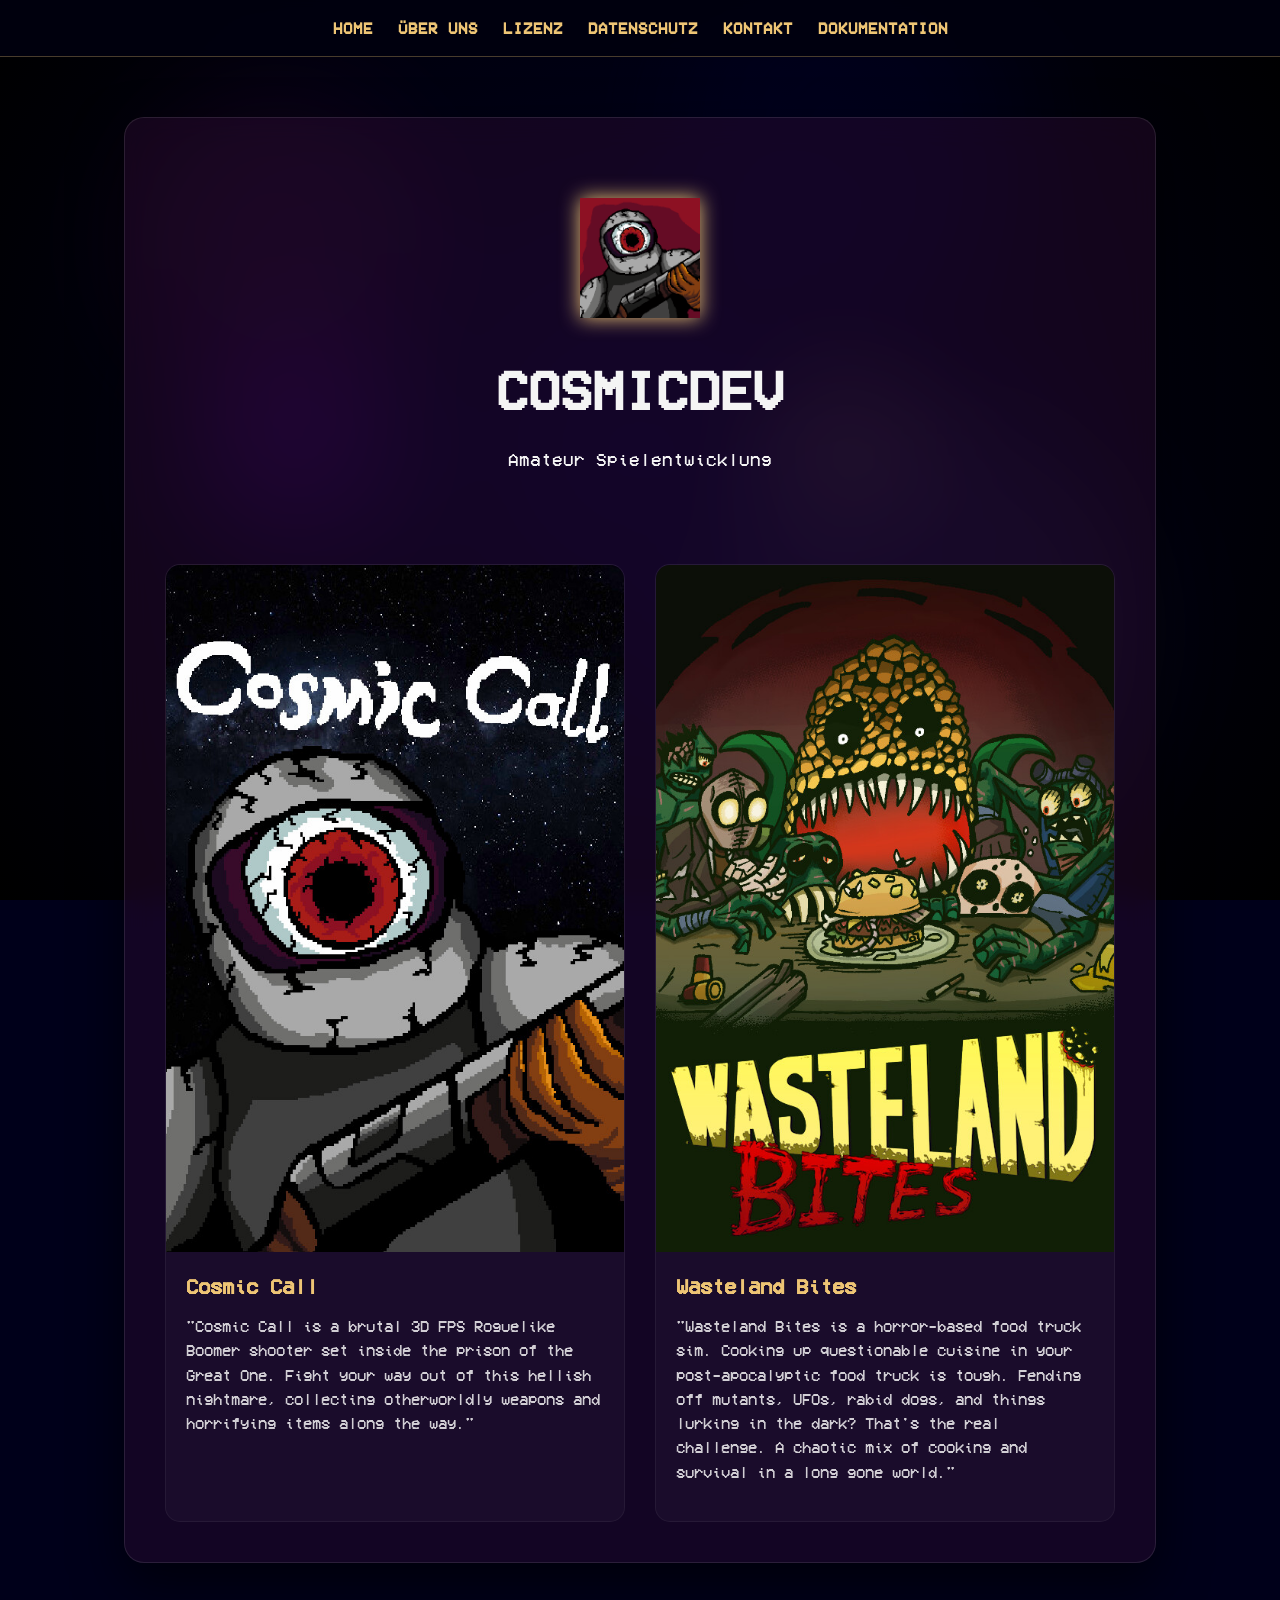
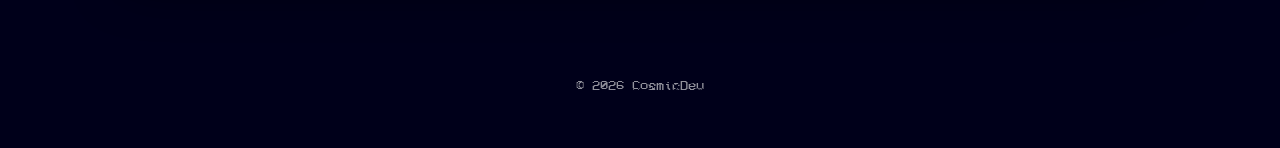
<file: index.html>
<!DOCTYPE html>
<html lang="de-AT">
<head>
    <meta charset="UTF-8">
    <meta name="viewport" content="width=device-width, initial-scale=1.0">
    <title>Home - CosmicDev</title>
    <link rel="stylesheet" href="style.css">
</head>
<body>
    <div class="cosmic-container">
        <div class="shape s-1"></div>
        <div class="shape s-2"></div>
        <div class="shape s-3"></div>
        <div class="shape s-4"></div>
        <div class="shape s-5"></div>
    </div>

    <header>
        <nav>
            <ul>
                <li><a href="index.html">Home</a></li>
                <li><a href="about.html">Über uns</a></li>
                <li><a href="license.html">Lizenz</a></li>
                <li><a href="privacy.html">Datenschutz</a></li>
                <li><a href="contact.html">Kontakt</a></li>
                <li><a href="aufgabe.html">Dokumentation</a></li>
            </ul>
        </nav>
    </header>

    <main id="main-content">
        <section class="hero-section">
            <img src="Resources/devsprite.png" alt="Developer Logo">
            <h1>COSMICDEV</h1>
            <p>Amateur Spielentwicklung</p>
            <p></p>
        </section>

        <!-- The Horizontal Game Container -->
        <section class="games-grid">
            
            <a href="https://store.steampowered.com/app/3060130/Cosmic_Call/" target="_blank" class="game-card">
                <div class="card-image-wrapper">
                    <img src="Resources/cosmiccall_library.jpg" alt="Cosmic Call Title Card">
                <div class="card-overlay"></div>
                </div>
                <div class="card-content">
                    <h3>Cosmic Call</h3>
                    <p>"Cosmic Call is a brutal 3D FPS Roguelike Boomer shooter set inside the prison of the Great One. Fight your way out of this hellish nightmare, collecting otherworldly weapons and horrifying items along the way."</p>
                </div>
            </a>

            <a href="https://store.steampowered.com/app/3748640/Wasteland_Bites/" target="_blank" class="game-card">
                <div class="card-image-wrapper">
                    <img src="Resources/wastelandbites_library.jpg" alt="Wasteland Bites Title Card">
                <div class="card-overlay"></div>
                </div>
                <div class="card-content">
                    <h3>Wasteland Bites</h3>
                    <p>"Wasteland Bites is a horror-based food truck sim. Cooking up questionable cuisine in your post-apocalyptic food truck is tough. Fending off mutants, UFOs, rabid dogs, and things lurking in the dark? That's the real challenge. A chaotic mix of cooking and survival in a long gone world."</p>
                </div>
            </a>

        </section>
    </main>

    <footer>
        <p>&copy; 2026 CosmicDev</p>
    </footer>
</body>
</html>
</file>
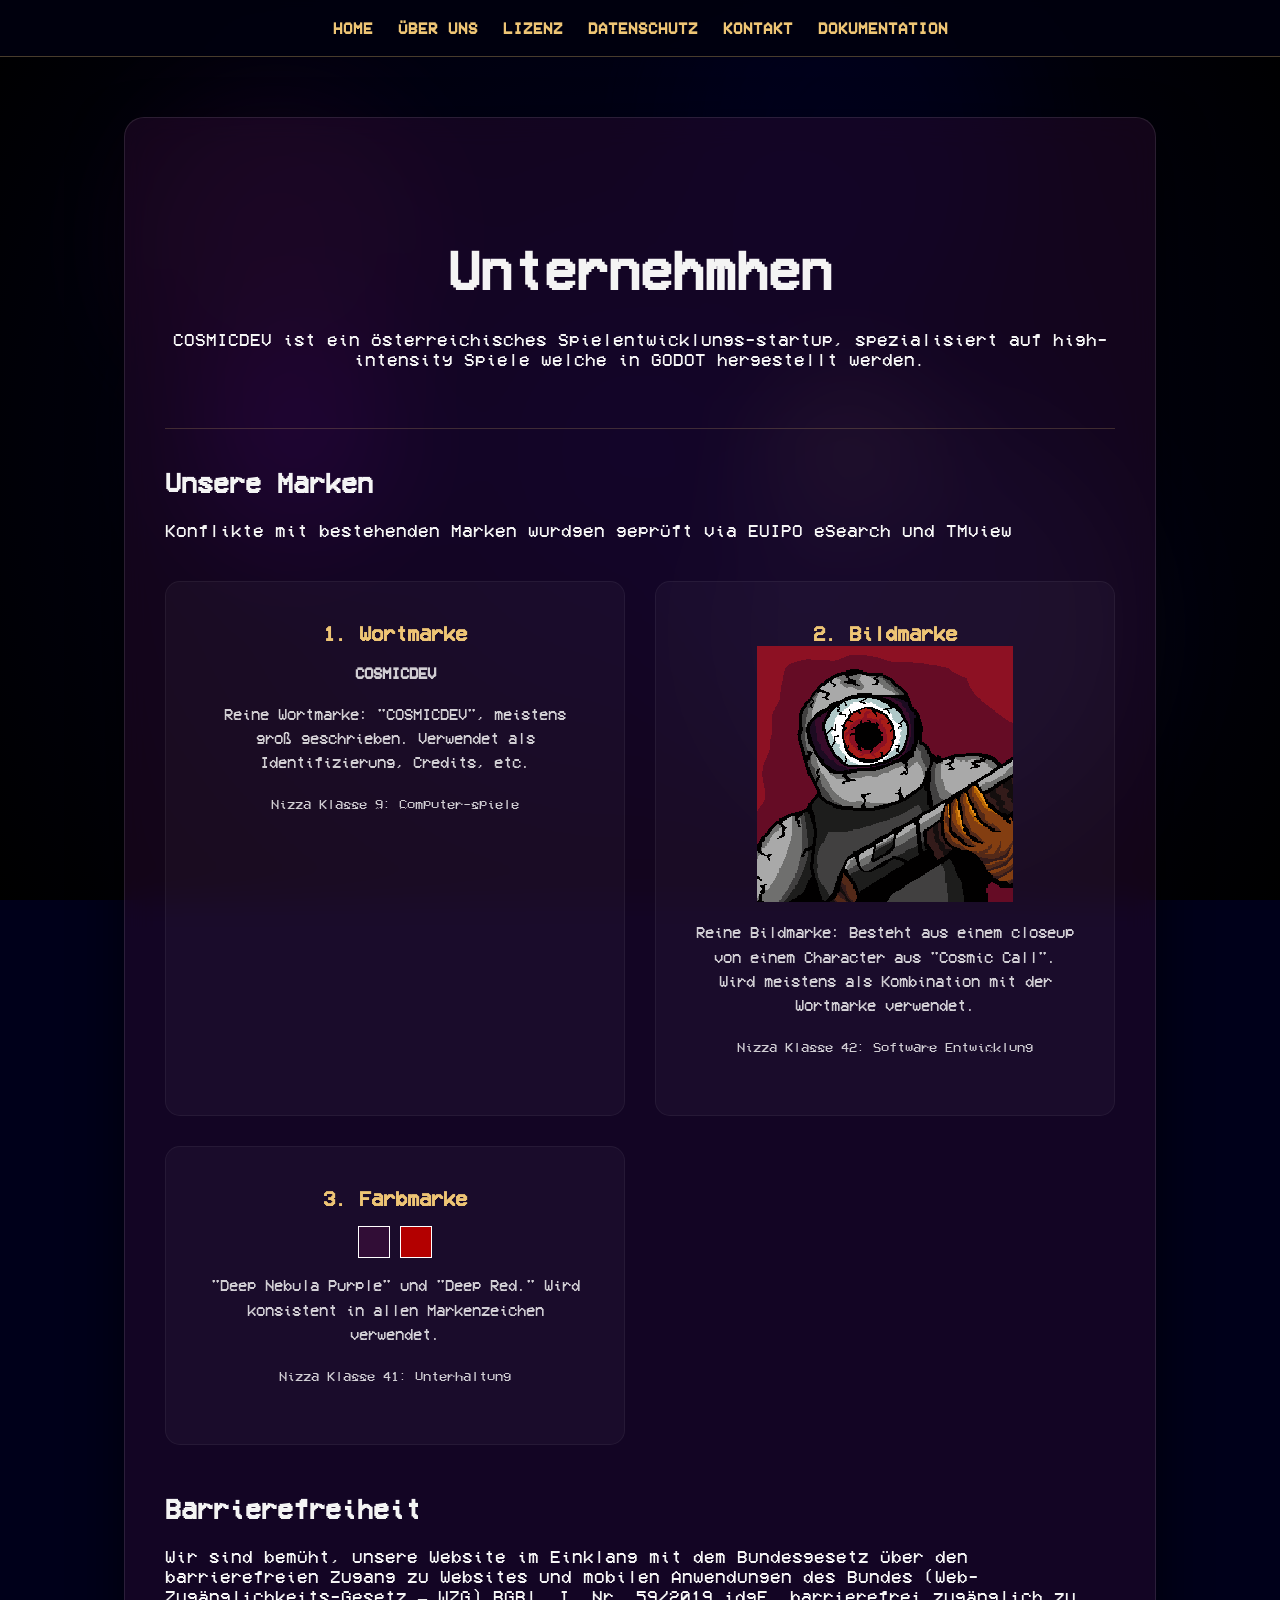
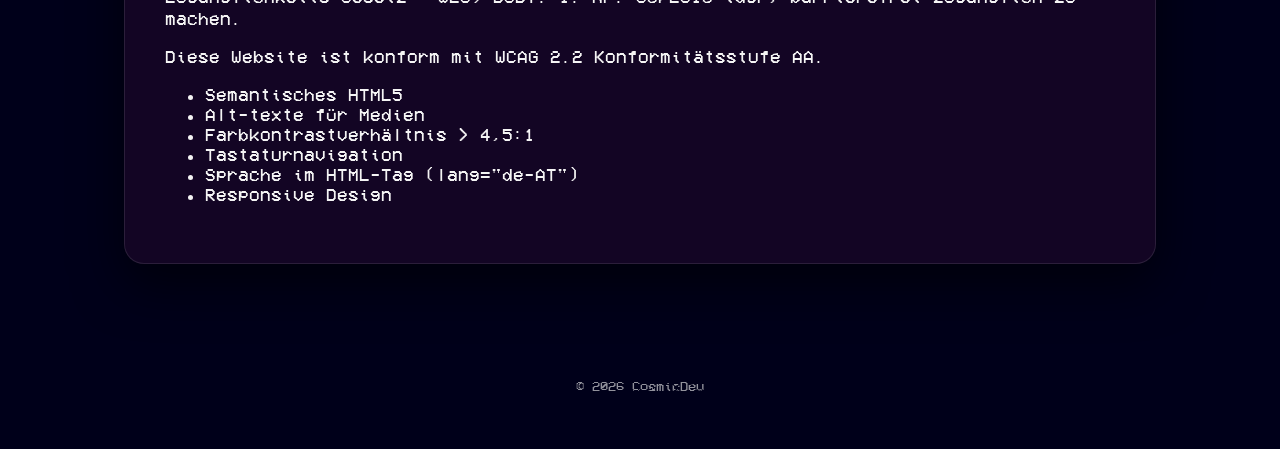
<file: about.html>
<!DOCTYPE html>
<html lang="de-AT">
<head>
    <meta charset="UTF-8">
    <meta name="viewport" content="width=device-width, initial-scale=1.0">
    <title>About us - CosmicDev</title>
    <link rel="stylesheet" href="style.css">
</head>
<body>
    <div class="cosmic-container">
        <div class="shape s-1"></div>
        <div class="shape s-2"></div>
        <div class="shape s-3"></div>
        <div class="shape s-4"></div>
        <div class="shape s-5"></div>
    </div>

    <header>
        <nav>
            <ul>
                <li><a href="index.html">Home</a></li>
                <li><a href="about.html">Über uns</a></li>
                <li><a href="license.html">Lizenz</a></li>
                <li><a href="privacy.html">Datenschutz</a></li>
                <li><a href="contact.html">Kontakt</a></li>
                <li><a href="aufgabe.html">Dokumentation</a></li>
            </ul>
        </nav>
    </header>

    <main id="main-content">
        <section class="hero-section">
            <h1>Unternehmhen</h1>
            <p>COSMICDEV ist ein österreichisches Spielentwicklungs-startup, spezialisiert auf high-intensity Spiele welche in GODOT hergestellt werden.</p>
        </section>

        <hr style="border: 0; border-top: 1px solid rgba(238, 197, 117, 0.2); margin: 40px 0;">

        <section>
            <h2>Unsere Marken</h2>
            <p>Konflikte mit bestehenden Marken wurdgen geprüft via EUIPO eSearch und TMview</p>
            <div class="games-grid"> 
                <div class="game-card" style="padding: 20px; text-align: center;">
                    <div class="card-content">
                        <h3 style="color: var(--primary-color);">1. Wortmarke</h3>
                        <p><strong>COSMICDEV</strong></p>
                        <p>Reine Wortmarke: "COSMICDEV", meistens groß geschrieben. Verwendet als Identifizierung, Credits, etc.</p>
                        <p><small>Nizza Klasse 9: Computer-spiele</small></p>
                    </div>
                </div>

                <div class="game-card" style="padding: 20px; text-align: center;">
                    <div class="card-content">
                        <h3 style="color: var(--primary-color);">2. Bildmarke</h3>
                        <img src="Resources/devsprite.png" alt="Developer Logo">
                        <p>Reine Bildmarke: Besteht aus einem closeup von einem Character aus "Cosmic Call". Wird meistens als Kombination mit der Wortmarke verwendet.</p>
                        <p><small>Nizza Klasse 42: Software Entwicklung</small></p>
                    </div>
                </div>

                <div class="game-card" style="padding: 20px; text-align: center;">
                    <div class="card-content">
                        <h3 style="color: var(--primary-color);">3. Farbmarke</h3>
                        <div style="display: flex; justify-content: center; gap: 10px; margin: 15px 0;">
                            <div style="width: 30px; height: 30px; background: #310d36; border: 1px solid #fff;"></div>
                            <div style="width: 30px; height: 30px; background: #b30000; border: 1px solid #fff;"></div>
                        </div>
                        <p>"Deep Nebula Purple" und "Deep Red." Wird konsistent in allen Markenzeichen verwendet.</p>
                        <p><small>Nizza Klasse 41: Unterhaltung</small></p>
                    </div>
                </div>
            </div>
        </section>

        <section style="margin-top: 50px; text-align: left;">
            <h2>Barrierefreiheit</h2>
                <p>
                    Wir sind bemüht, 
                    unsere Website im Einklang mit dem 
                    Bundesgesetz über den barrierefreien Zugang zu Websites und 
                    mobilen Anwendungen des Bundes 
                    (Web-Zugänglichkeits-Gesetz – WZG) BGBl. I. Nr. 59/2019 idgF, 
                    barrierefrei zugänglich zu machen.
                </p>
                <p>
                    Diese Website ist konform mit WCAG 2.2 Konformitätsstufe AA.
                </p>
                <ul>
                    <li>Semantisches HTML5</li>
                    <li>Alt-texte für Medien</li>
                    <li>Farbkontrastverhältnis > 4,5:1</li>
                    <li>Tastaturnavigation</li>
                    <li>Sprache im HTML-Tag (lang="de-AT")</li>
                    <li>Responsive Design</li>
                </ul>
        </section>
        
    </main>



    <footer>
        <p>&copy; 2026 CosmicDev</p>
    </footer>
</body>
</html>
</file>
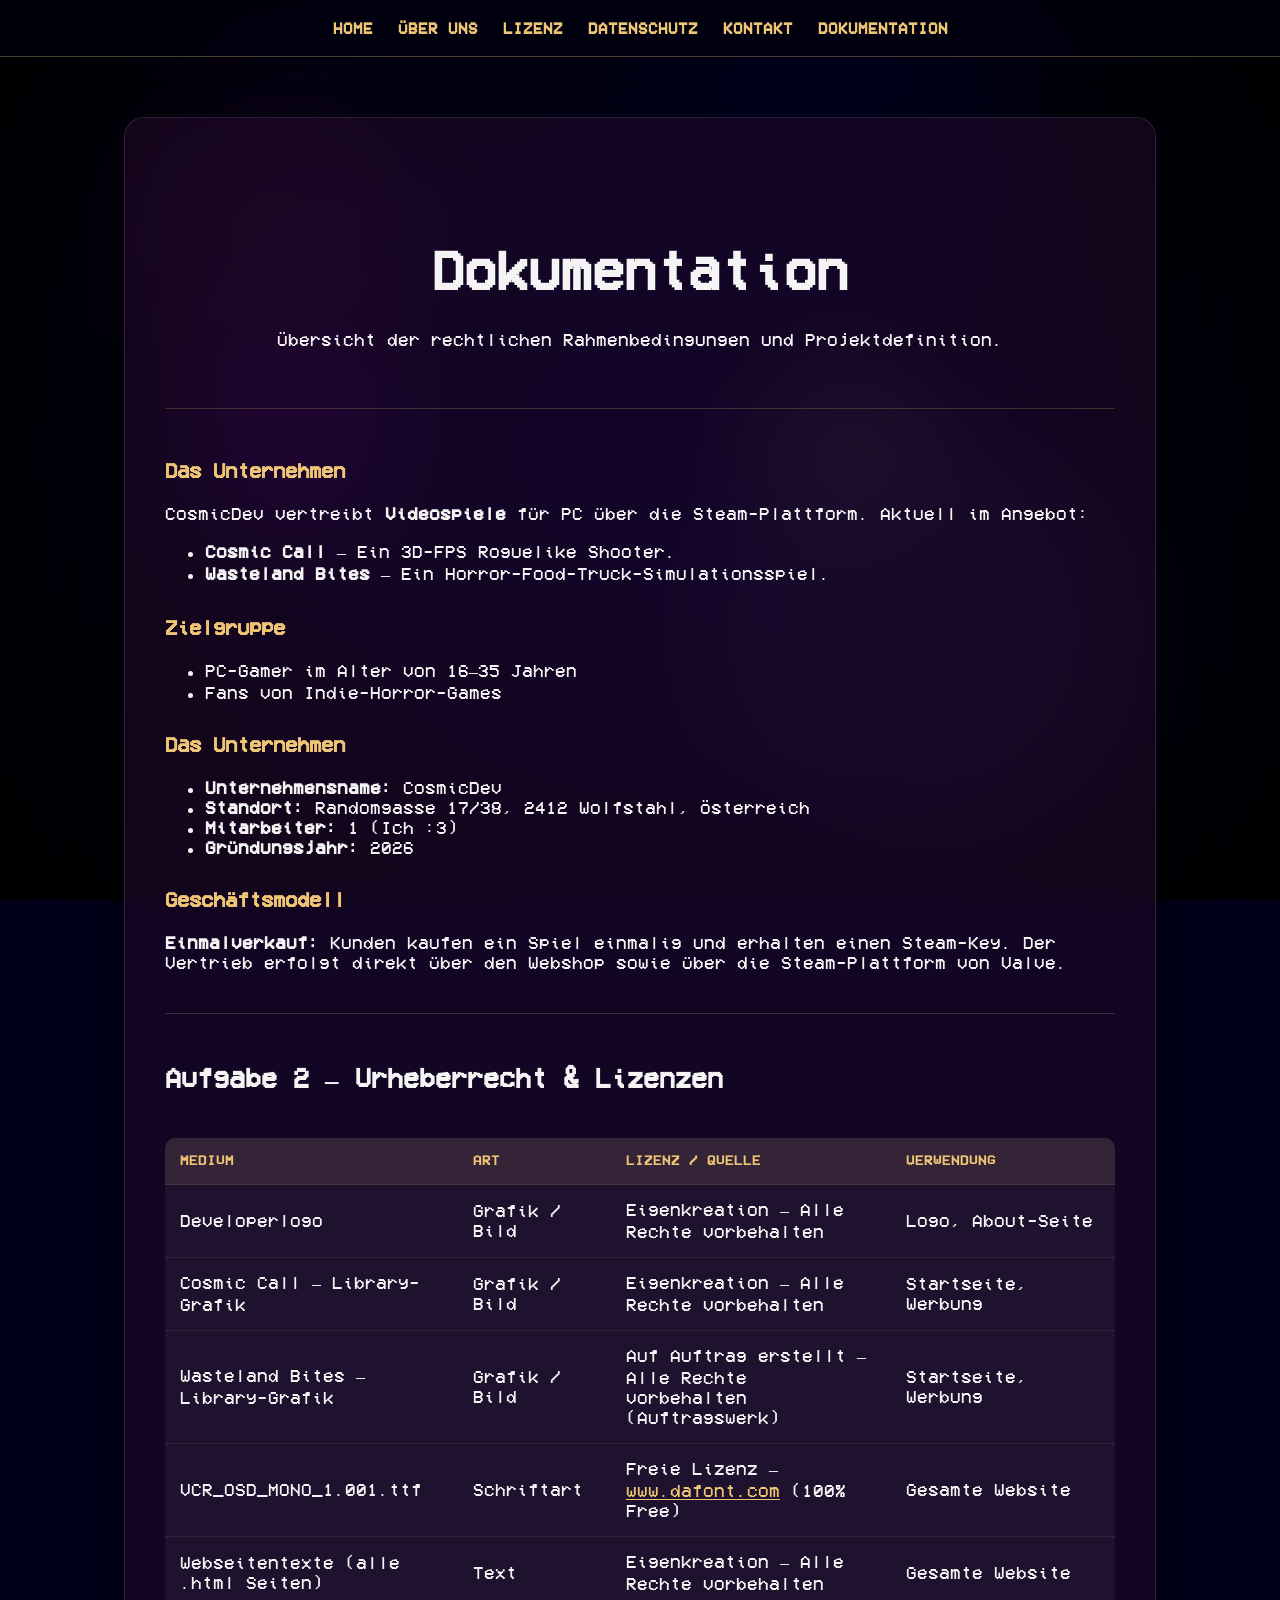
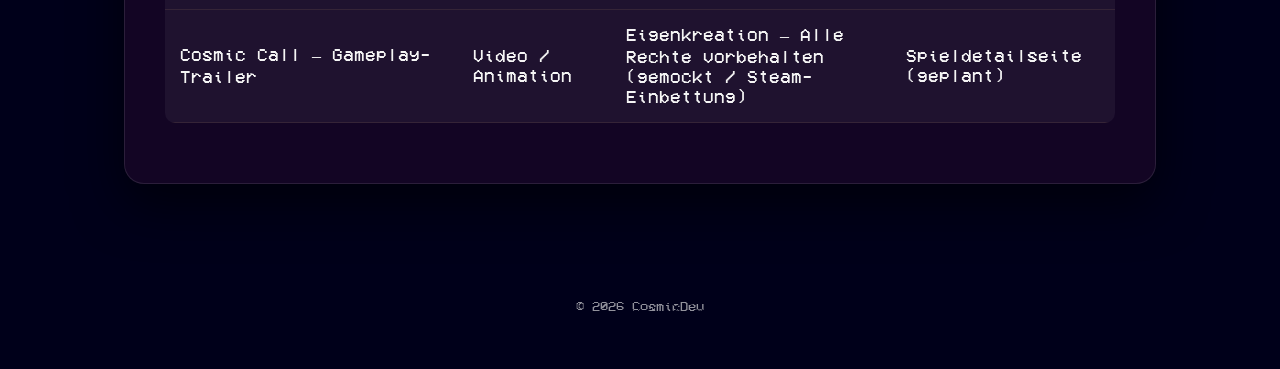
<file: aufgabe.html>
<!DOCTYPE html>
<html lang="de-AT">
<head>
    <meta charset="UTF-8">
    <meta name="viewport" content="width=device-width, initial-scale=1.0">
    <title>Dokumentation - CosmicDev</title>
    <link rel="stylesheet" href="style.css">
</head>
<body>
    <div class="cosmic-container">
        <div class="shape s-1"></div>
        <div class="shape s-2"></div>
        <div class="shape s-3"></div>
        <div class="shape s-4"></div>
        <div class="shape s-5"></div>
    </div>

    <header>
        <nav>
            <ul>
                <li><a href="index.html">Home</a></li>
                <li><a href="about.html">Über uns</a></li>
                <li><a href="license.html">Lizenz</a></li>
                <li><a href="privacy.html">Datenschutz</a></li>
                <li><a href="contact.html">Kontakt</a></li>
                <li><a href="aufgabe.html">Dokumentation</a></li>
            </ul>
        </nav>
    </header>

    <main id="main-content">
        <article class="hero-section">
            <h1>Dokumentation</h1>
            <p>Übersicht der rechtlichen Rahmenbedingungen und Projektdefinition.</p>
        </article>

        <hr style="border: 0; border-top: 1px solid rgba(238, 197, 117, 0.2); margin: 40px 0;">

        <!-- AUFGABE 0 -->
        <section style="margin-top: 50px;">

            <h3 style="color: var(--primary-color); margin-top: 30px;">Das Unternehmen</h3>
            <p>CosmicDev vertreibt <strong>Videospiele</strong> für PC über die Steam-Plattform. Aktuell im Angebot:</p>
            <ul>
                <li><strong>Cosmic Call</strong> – Ein 3D-FPS Roguelike Shooter.</li>
                <li><strong>Wasteland Bites</strong> – Ein Horror-Food-Truck-Simulationsspiel.</li>
            </ul>

            <h3 style="color: var(--primary-color); margin-top: 30px;">Zielgruppe</h3>
            <ul>
                <li>PC-Gamer im Alter von 16–35 Jahren</li>
                <li>Fans von Indie-Horror-Games</li>
            </ul>

            <h3 style="color: var(--primary-color); margin-top: 30px;">Das Unternehmen</h3>
            <ul>
                <li><strong>Unternehmensname:</strong> CosmicDev</li>
                <li><strong>Standort:</strong> Randomgasse 17/38, 2412 Wolfstahl, Österreich</li>
                <li><strong>Mitarbeiter:</strong> 1 (Ich :3)</li>
                <li><strong>Gründungsjahr:</strong> 2026</li>
            </ul>

            <h3 style="color: var(--primary-color); margin-top: 30px;">Geschäftsmodell</h3>
            <p><strong>Einmalverkauf:</strong> Kunden kaufen ein Spiel einmalig und erhalten einen Steam-Key. Der Vertrieb erfolgt direkt über den Webshop sowie über die Steam-Plattform von Valve.</p>
        </section>

        <hr style="border: 0; border-top: 1px solid rgba(238, 197, 117, 0.2); margin: 40px 0;">

        <!-- AUFGABE 2 -->
        <section style="margin-top: 50px;">
            <h2>Aufgabe 2 – Urheberrecht &amp; Lizenzen</h2>
            <div style="overflow-x: auto;">
                <table>
                    <thead>
                        <tr>
                            <th>Medium</th>
                            <th>Art</th>
                            <th>Lizenz / Quelle</th>
                            <th>Verwendung</th>
                        </tr>
                    </thead>
                    <tbody>
                        <tr>
                            <td>Developerlogo</td>
                            <td>Grafik / Bild</td>
                            <td>Eigenkreation – Alle Rechte vorbehalten</td>
                            <td>Logo, About-Seite</td>
                        </tr>
                        <tr>
                            <td>Cosmic Call – Library-Grafik</td>
                            <td>Grafik / Bild</td>
                            <td>Eigenkreation – Alle Rechte vorbehalten</td>
                            <td>Startseite, Werbung</td>
                        </tr>
                        <tr>
                            <td>Wasteland Bites – Library-Grafik</td>
                            <td>Grafik / Bild</td>
                            <td>Auf Auftrag erstellt – Alle Rechte vorbehalten (Auftragswerk)</td>
                            <td>Startseite, Werbung</td>
                        </tr>
                        <tr>
                            <td>VCR_OSD_MONO_1.001.ttf</td>
                            <td>Schriftart</td>
                            <td>Freie Lizenz – <a href="https://www.dafont.com" style="color: var(--primary-color);">www.dafont.com</a> (100% Free)</td>
                            <td>Gesamte Website</td>
                        </tr>
                        <tr>
                            <td>Webseitentexte (alle .html Seiten)</td>
                            <td>Text</td>
                            <td>Eigenkreation – Alle Rechte vorbehalten</td>
                            <td>Gesamte Website</td>
                        </tr>
                        <tr>
                            <td>Cosmic Call – Gameplay-Trailer</td>
                            <td>Video / Animation</td>
                            <td>Eigenkreation – Alle Rechte vorbehalten (gemockt / Steam-Einbettung)</td>
                            <td>Spieldetailseite (geplant)</td>
                        </tr>
                    </tbody>
                </table>
            </div>
        </section>

    </main>

    <footer>
        <p>&copy; 2026 CosmicDev</p>
    </footer>
</body>
</html>
</file>
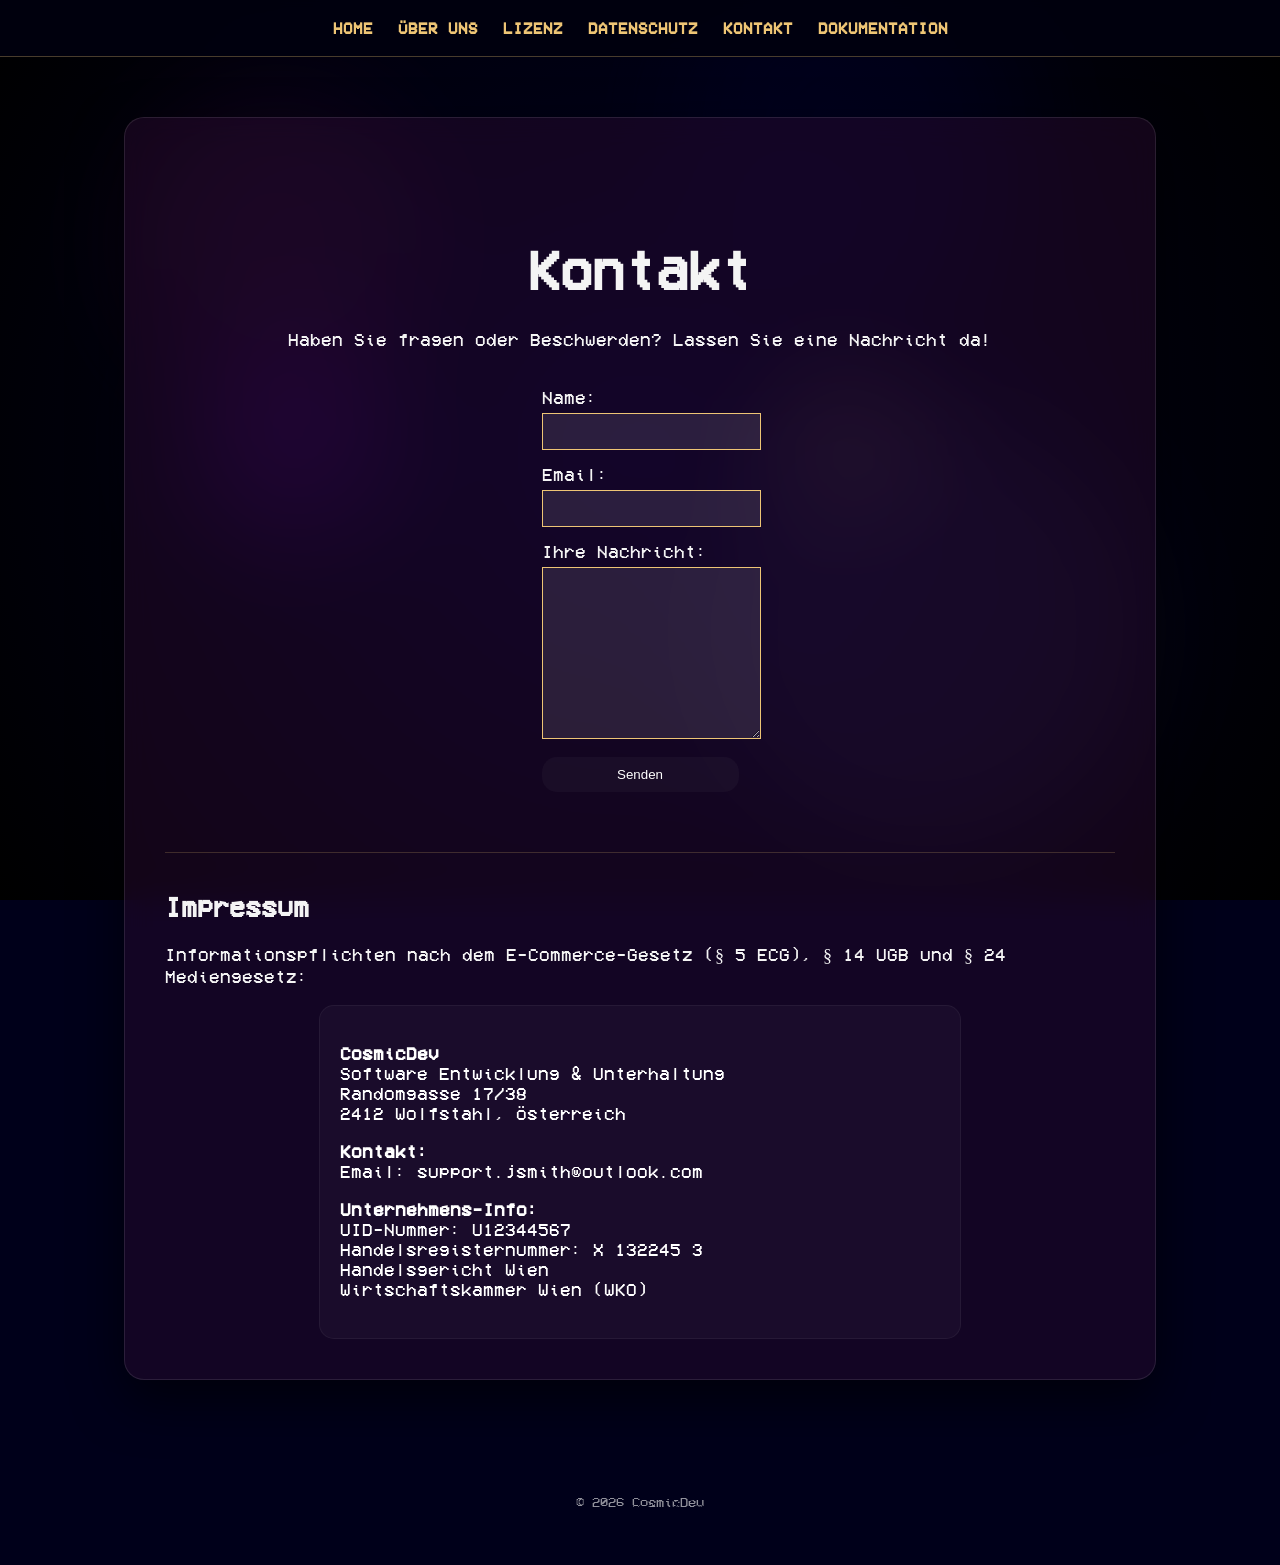
<file: contact.html>
<!DOCTYPE html>
<html lang="de-AT">
<head>
    <meta charset="UTF-8">
    <meta name="viewport" content="width=device-width, initial-scale=1.0">
    <title>Contact & Legal Notice - CosmicDev</title>
    <link rel="stylesheet" href="style.css">
</head>
<body>
    <div class="cosmic-container">
        <div class="shape s-1"></div>
        <div class="shape s-2"></div>
        <div class="shape s-3"></div>
        <div class="shape s-4"></div>
        <div class="shape s-5"></div>
    </div>

    <header>
        <nav>
            <ul>
                <li><a href="index.html">Home</a></li>
                <li><a href="about.html">Über uns</a></li>
                <li><a href="license.html">Lizenz</a></li>
                <li><a href="privacy.html">Datenschutz</a></li>
                <li><a href="contact.html">Kontakt</a></li>
                <li><a href="aufgabe.html">Dokumentation</a></li>
            </ul>
        </nav>
    </header>

    <main id="main-content">
        <section class="hero-section">
            <h1>Kontakt</h1>
            <p>Haben Sie fragen oder Beschwerden? Lassen Sie eine Nachricht da!</p>
            
            <form action="#" style="max-width: 600px; margin: 20px auto; text-align: left;">
                <div style="margin-bottom: 15px;">
                    <label for="name" style="display: block; margin-bottom: 5px;">Name:</label>
                    <input type="text" id="name" required style="width: 100%; padding: 10px; background: rgba(255,255,255,0.1); border: 1px solid var(--primary-color); color: white;">
                </div>
                <div style="margin-bottom: 15px;">
                    <label for="email" style="display: block; margin-bottom: 5px;">Email:</label>
                    <input type="email" id="email" required style="width: 100%; padding: 10px; background: rgba(255,255,255,0.1); border: 1px solid var(--primary-color); color: white;">
                </div>
                <div style="margin-bottom: 15px;">
                    <label for="msg" style="display: block; margin-bottom: 5px;">Ihre Nachricht:</label>
                    <textarea id="msg" required style="width: 100%; height: 150px; padding: 10px; background: rgba(255,255,255,0.1); border: 1px solid var(--primary-color); color: white;"></textarea>
                </div>
                <button type="submit" class="game-card" style="padding: 10px 30px; cursor: pointer; border: none; width: 100%;">Senden</button>
            </form>
        </section>

        <hr style="border: 0; border-top: 1px solid rgba(238, 197, 117, 0.2); margin: 40px 0;">

        <section class="impressum">
            <h2>Impressum</h2>
            <p>Informationspflichten nach dem E-Commerce-Gesetz (§ 5 ECG), § 14 UGB und § 24 Mediengesetz:</p>
            
            <div class="game-card" style="padding: 20px; text-align: left; max-width: 600px; margin: 0 auto;">
                <p><strong>CosmicDev</strong><br>
                Software Entwicklung & Unterhaltung<br>
                Randomgasse 17/38<br>
                2412 Wolfstahl, Österreich</p>

                <p><strong>Kontakt:</strong><br>
                Email: support.jsmith@outlook.com<br>

                <p><strong>Unternehmens-Info:</strong><br>
                UID-Nummer: U12344567<br>
                Handelsregisternummer: X 132245 3<br>
                Handelsgericht Wien<br>
                Wirtschaftskammer Wien (WKO)</p>
            </div>
        </section>
    </main>

    <footer>
        <p>&copy; 2026 CosmicDev</p>
    </footer>
</body>
</html>
</file>
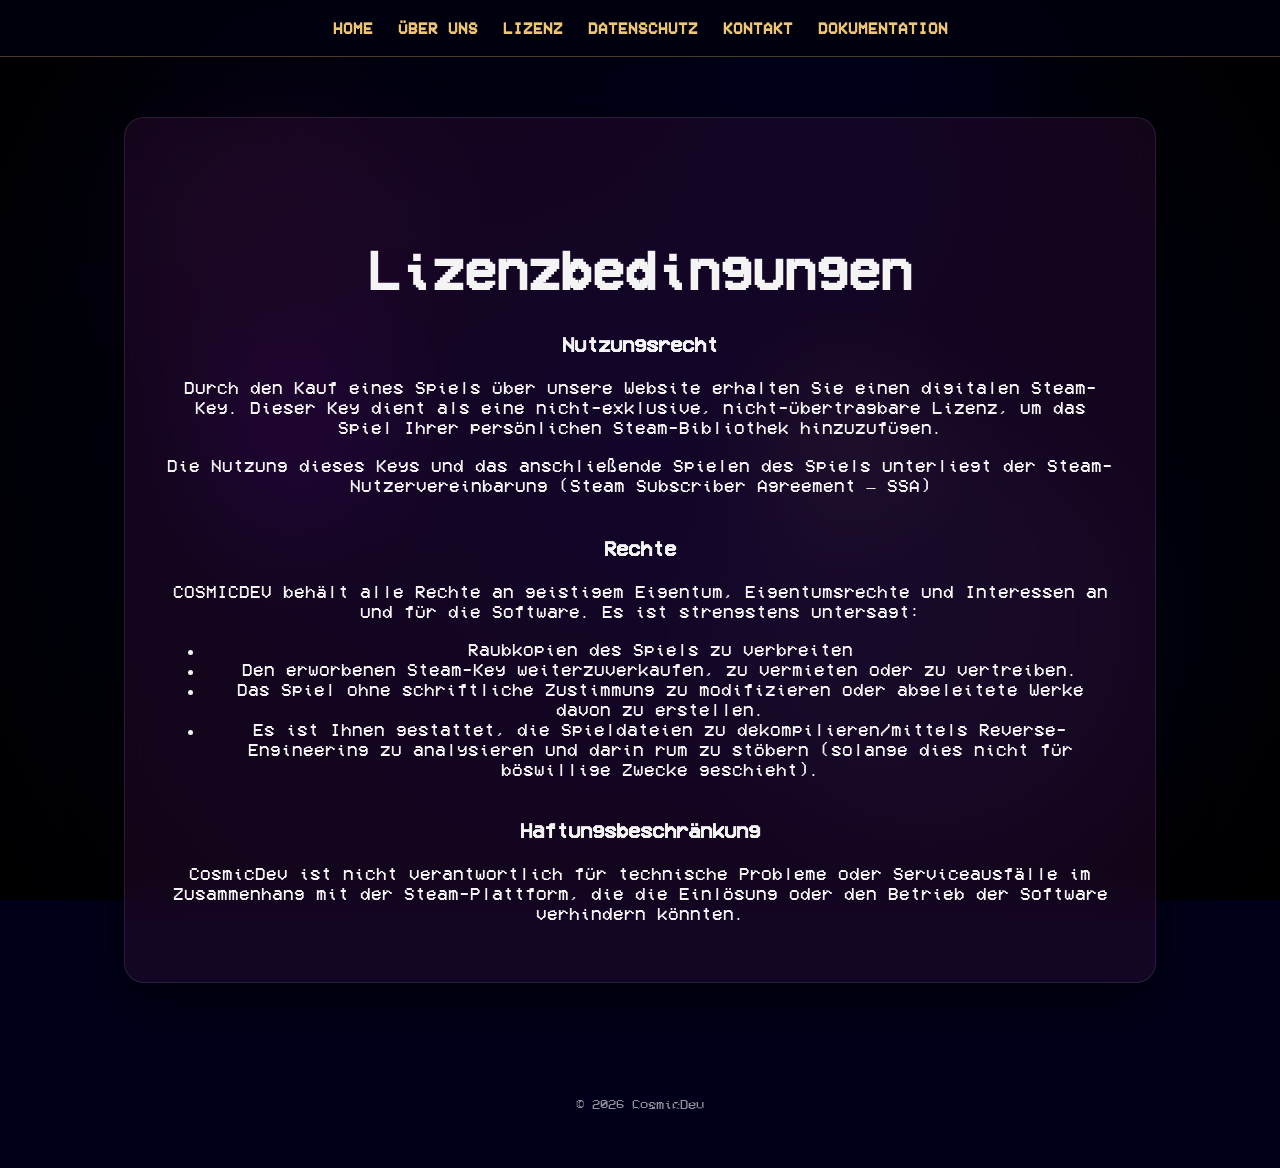
<file: license.html>
<!DOCTYPE html>
<html lang="de-AT">
<head>
    <meta charset="UTF-8">
    <meta name="viewport" content="width=device-width, initial-scale=1.0">
    <title>License - CosmicDev</title>
    <link rel="stylesheet" href="style.css">
</head>
<body>
   <div class="cosmic-container">
        <div class="shape s-1"></div>
        <div class="shape s-2"></div>
        <div class="shape s-3"></div>
        <div class="shape s-4"></div>
        <div class="shape s-5"></div>
    </div>

    <header>
        <nav>
            <ul>
                <li><a href="index.html">Home</a></li>
                <li><a href="about.html">Über uns</a></li>
                <li><a href="license.html">Lizenz</a></li>
                <li><a href="privacy.html">Datenschutz</a></li>
                <li><a href="contact.html">Kontakt</a></li>
                <li><a href="aufgabe.html">Dokumentation</a></li>
            </ul>
        </nav>
    </header>

    <main id="main-content">
        <section class="hero-section">
            <h1>Lizenzbedingungen</h1>
            
            <article>
                <h3>Nutzungsrecht</h3>
                <p>Durch den Kauf eines Spiels über unsere Website erhalten Sie einen digitalen Steam-Key. Dieser Key dient als eine nicht-exklusive, nicht-übertragbare Lizenz, um das Spiel Ihrer persönlichen Steam-Bibliothek hinzuzufügen.</p>
                <p>Die Nutzung dieses Keys und das anschließende Spielen des Spiels unterliegt der Steam-Nutzervereinbarung (Steam Subscriber Agreement – SSA)</p>
            </article>

            <article>
                <h3>Rechte</h3>
                <p>COSMICDEV behält alle Rechte an geistigem Eigentum, Eigentumsrechte und Interessen an und für die Software. Es ist strengstens untersagt:</p>
                <ul>
                    <li>Raubkopien des Spiels zu verbreiten</li>
                    <li>Den erworbenen Steam-Key weiterzuverkaufen, zu vermieten oder zu vertreiben.</li>
                    <li>Das Spiel ohne schriftliche Zustimmung zu modifizieren oder abgeleitete Werke davon zu erstellen.</li>
                    <li>Es ist Ihnen gestattet, die Spieldateien zu dekompilieren/mittels Reverse-Engineering zu analysieren und darin rum zu stöbern (solange dies nicht für böswillige Zwecke geschieht).</li>
                </ul>
            </article>

            <article>
                <h3>Haftungsbeschränkung</h3>
                <p>CosmicDev ist nicht verantwortlich für technische Probleme oder Serviceausfälle im Zusammenhang mit der Steam-Plattform, die die Einlösung oder den Betrieb der Software verhindern könnten.</p>
            </article>
        </section>
    </main>

    <footer>
        <p>&copy; 2026 CosmicDev</p>
    </footer>
</body>
</html>
</file>
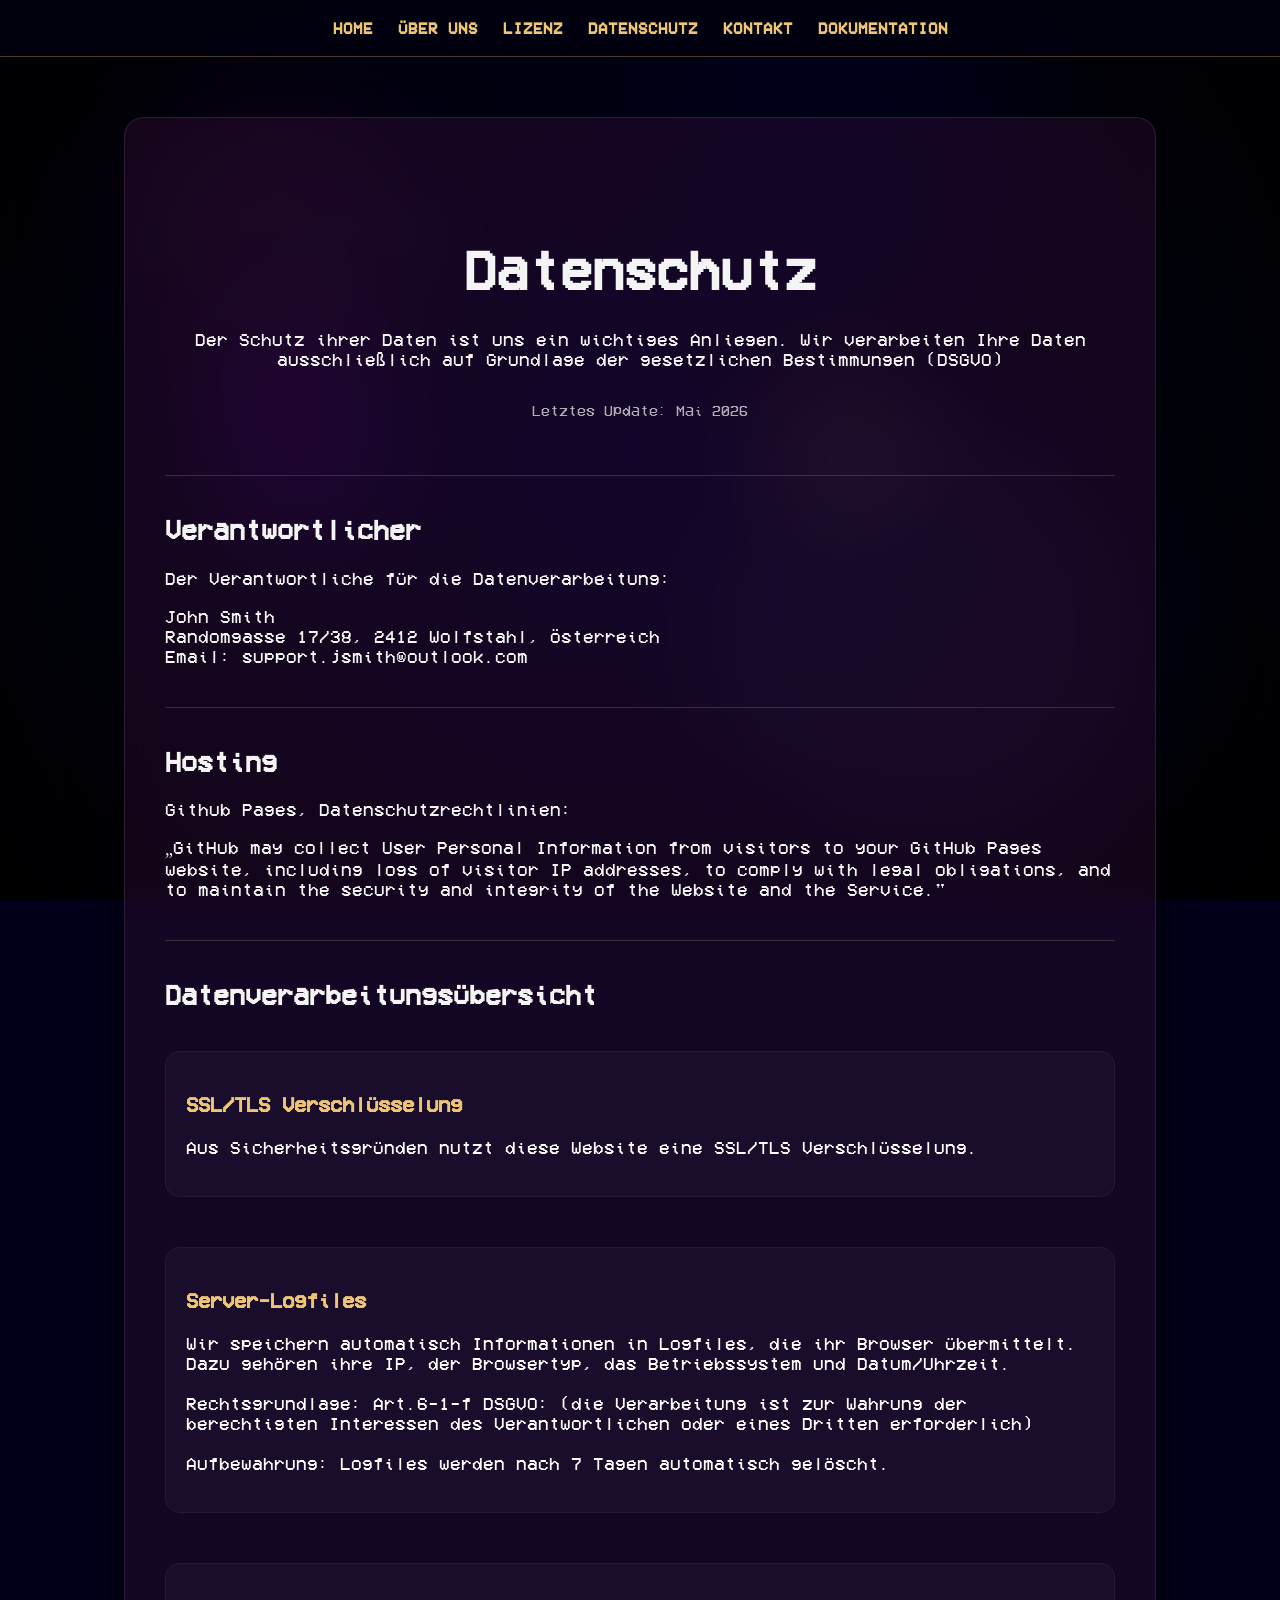
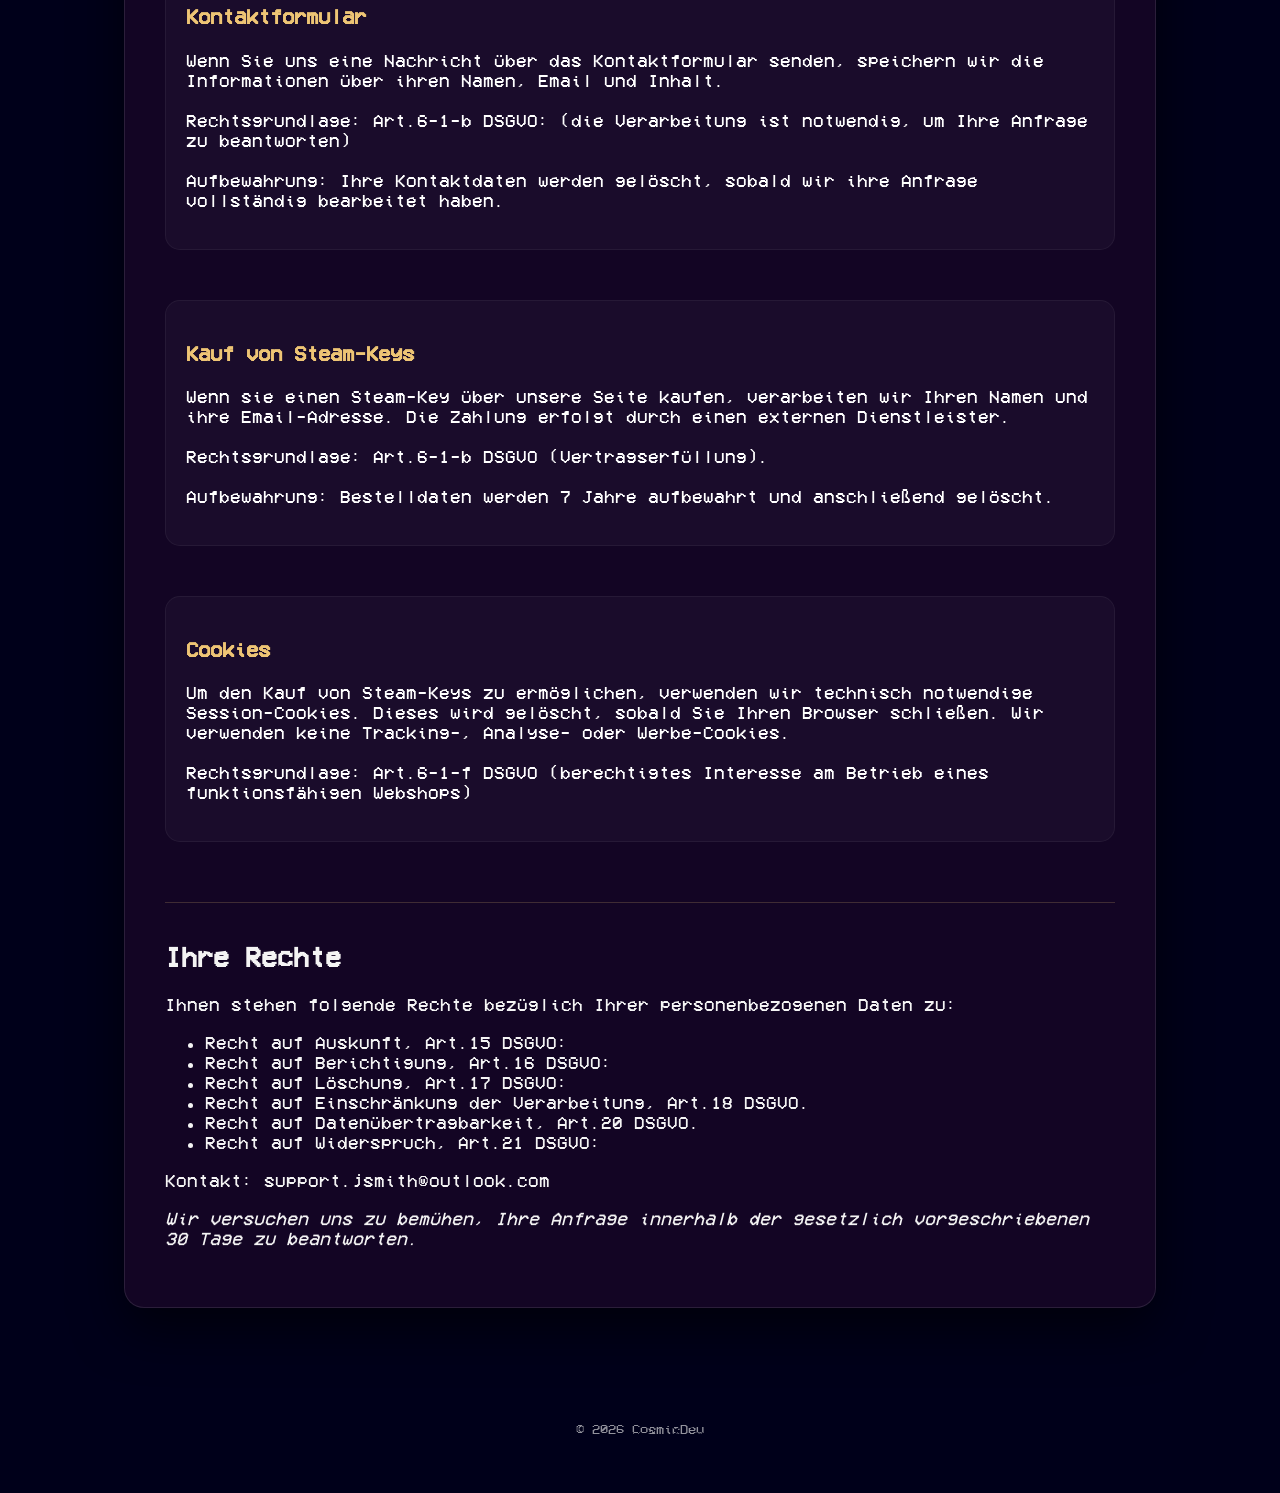
<file: privacy.html>
<!DOCTYPE html>
<html lang="de-AT">
<head>
    <meta charset="UTF-8">
    <meta name="viewport" content="width=device-width, initial-scale=1.0">
    <title>Privacy Policy - CosmicDev</title>
    <link rel="stylesheet" href="style.css">
</head>
<body>
    <div class="cosmic-container">
        <div class="shape s-1"></div>
        <div class="shape s-2"></div>
        <div class="shape s-3"></div>
        <div class="shape s-4"></div>
        <div class="shape s-5"></div>
    </div>

    <header>
        <nav>
            <ul>
                <li><a href="index.html">Home</a></li>
                <li><a href="about.html">Über uns</a></li>
                <li><a href="license.html">Lizenz</a></li>
                <li><a href="privacy.html">Datenschutz</a></li>
                <li><a href="contact.html">Kontakt</a></li>
                <li><a href="aufgabe.html">Dokumentation</a></li>
            </ul>
        </nav>
    </header>

    <main id="main-content">
        <section class="hero-section">
            <h1>Datenschutz</h1>
            <p>Der Schutz ihrer Daten ist uns ein wichtiges Anliegen. Wir verarbeiten Ihre Daten ausschließlich auf Grundlage der gesetzlichen Bestimmungen (DSGVO)</p>
            <p style="font-size: 0.85rem; opacity: 0.7;">Letztes Update: Mai 2026</p>
        </section>

        <hr style="border: 0; border-top: 1px solid rgba(238, 197, 117, 0.2); margin: 40px 0;">

        <section>
            <h2>Verantwortlicher</h2>
            <p>Der Verantwortliche für die Datenverarbeitung:</p>
            <p>
                John Smith<br>
                Randomgasse 17/38, 2412 Wolfstahl, Österreich<br>
                Email: support.jsmith@outlook.com
            </p>
        </section>

        <hr style="border: 0; border-top: 1px solid rgba(238, 197, 117, 0.2); margin: 40px 0;">

        <section>
            <h2>Hosting</h2>
            <p>Github Pages, Datenschutzrechtlinien:</p>
            <p>
                „GitHub may collect User Personal Information from visitors to your GitHub Pages website, 
                including logs of visitor IP addresses, to comply with legal obligations, 
                and to maintain the security and integrity of the Website and the Service."
            </p>
        </section>

        <hr style="border: 0; border-top: 1px solid rgba(238, 197, 117, 0.2); margin: 40px 0;">

        <section>
            <h2>Datenverarbeitungsübersicht</h2>
            <div class="games-grid" style="grid-template-columns: 1fr;">

                <div class="game-card" style="padding: 20px; margin-bottom: 20px;">
                    <h3 style="color: var(--primary-color);">SSL/TLS Verschlüsselung</h3>
                    <p>Aus Sicherheitsgründen nutzt diese Website eine SSL/TLS Verschlüsselung.</p>
                </div>

                <div class="game-card" style="padding: 20px; margin-bottom: 20px;">
                    <h3 style="color: var(--primary-color);">Server-Logfiles</h3>
                    <p>
                        Wir speichern automatisch Informationen in Logfiles, die ihr Browser übermittelt. Dazu gehören ihre IP, der Browsertyp, das Betriebssystem und Datum/Uhrzeit. <br><br>
                        Rechtsgrundlage: Art.6-1-f DSGVO: (die Verarbeitung ist zur Wahrung der berechtigten Interessen des Verantwortlichen oder eines Dritten erforderlich) <br><br>
                        Aufbewahrung: Logfiles werden nach 7 Tagen automatisch gelöscht.

                    </p>
                </div>

                <div class="game-card" style="padding: 20px; margin-bottom: 20px;">
                    <h3 style="color: var(--primary-color);">Kontaktformular</h3>
                    <p>
                        Wenn Sie uns eine Nachricht über das Kontaktformular senden, speichern wir die Informationen über ihren Namen, Email und Inhalt.<br><br>
                        Rechtsgrundlage: Art.6-1-b DSGVO: (die Verarbeitung ist notwendig, um Ihre Anfrage zu beantworten)<br><br>
                        Aufbewahrung: Ihre Kontaktdaten werden gelöscht, sobald wir ihre Anfrage vollständig bearbeitet haben.
                    </p>
                </div>

                <div class="game-card" style="padding: 20px; margin-bottom: 20px;">
                    <h3 style="color: var(--primary-color);">Kauf von Steam-Keys</h3>
                    <p>
                        Wenn sie einen Steam-Key über unsere Seite kaufen, verarbeiten wir Ihren Namen und ihre Email-Adresse. Die Zahlung erfolgt durch einen externen Dienstleister. <br><br>
                        Rechtsgrundlage: Art.6-1-b DSGVO (Vertragserfüllung). <br><br>
                        Aufbewahrung: Bestelldaten werden 7 Jahre aufbewahrt und anschließend gelöscht.
                    </p>
                </div>

                <div class="game-card" style="padding: 20px; margin-bottom: 20px;">
                    <h3 style="color: var(--primary-color);">Cookies</h3>
                    <p>
                        Um den Kauf von Steam-Keys zu ermöglichen, verwenden wir technisch notwendige Session-Cookies. Dieses wird gelöscht, sobald Sie Ihren Browser schließen. Wir verwenden keine Tracking-, Analyse- oder Werbe-Cookies. <br><br>
                        Rechtsgrundlage: Art.6-1-f DSGVO (berechtigtes Interesse am Betrieb eines funktionsfähigen Webshops)
                    </p>
                </div>

            </div>
        </section>

        <hr style="border: 0; border-top: 1px solid rgba(238, 197, 117, 0.2); margin: 40px 0;">

        <section style="margin-top: 30px;">
            <h2>Ihre Rechte</h2>
            <p>Ihnen stehen folgende Rechte bezüglich Ihrer personenbezogenen Daten zu:</p>
            <ul>
                <li>Recht auf Auskunft, Art.15 DSGVO:</li>
                <li>Recht auf Berichtigung, Art.16 DSGVO:</li>
                <li>Recht auf Löschung, Art.17 DSGVO:</li>
                <li>Recht auf Einschränkung der Verarbeitung, Art.18 DSGVO.</li>
                <li>Recht auf Datenübertragbarkeit, Art.20 DSGVO.</li>
                <li>Recht auf Widerspruch, Art.21 DSGVO:</li>
            </ul>
            <p>Kontakt: support.jsmith@outlook.com</p>
            <p><em>Wir versuchen uns zu bemühen, Ihre Anfrage innerhalb der gesetzlich vorgeschriebenen 30 Tage zu beantworten.</em></p>
        </section>
    </main>

    <footer>
        <p>&copy; 2026 CosmicDev</p>
    </footer>
</body>
</html>
</file>
<file: style.css>
:root {
    --primary-color: #eec575;   
    --secondary-color: #310d36; 
    --text-color: #f4f4f4;      
    --bg-color: #00001a; /* Deeper dark blue */
    --accent-hover: #d4ac5d;    
    --header-bg: rgba(0, 0, 15, 0.9);
    font-size:large;


}

body {
    /*font-family: 'Segoe UI', Arial, sans-serif;*/
    font-family: myFont;
    color: var(--text-color);
    background-color: var(--bg-color);
    margin: 0;
    overflow-x: hidden;
}

@font-face {
  font-family: myFont;
  src: url(Resources/VCR_OSD_MONO_1.001.ttf);
}

/* --- COSMIC BACKGROUND --- */
.cosmic-container {
    position: fixed;
    top: 0;
    left: 0;
    width: 100vw;
    height: 100vh;
    z-index: -1;
    overflow: hidden;
    background: radial-gradient(circle at center, #000023 0%, #000 100%);
}

.shape {
    position: absolute;
    border-radius: 50%;
    filter: blur(60px); /* Slightly sharper for "refinement" */
    opacity: 0.3;
    animation: drift 25s infinite alternate ease-in-out;
}

/* Refined Shapes: Varying positions and sizes */
.s-1 { width: 300px; height: 300px; background: var(--secondary-color); top: 10%; left: 10%; }
.s-2 { width: 450px; height: 450px; background: #1a1a40; bottom: 5%; right: 10%; animation-delay: -5s; }
.s-3 { width: 150px; height: 150px; background: var(--primary-color); top: 40%; left: 60%; opacity: 0.1; animation-duration: 15s; }
.s-4 { width: 200px; height: 200px; background: #4b0082; bottom: 40%; left: 15%; animation-delay: -2s; }
.s-5 { width: 350px; height: 350px; background: #000033; top: -5%; right: 20%; animation-duration: 30s; }

@keyframes drift {
    0% { transform: translate(0, 0) scale(1); }
    100% { transform: translate(60px, 40px) scale(1.1); }
}

/* --- LAYOUT & NAVIGATION --- */
header {
    background: var(--header-bg);
    border-bottom: 1px solid rgba(238, 197, 117, 0.3);
    padding: 1rem 0;
    position: sticky;
    top: 0;
    z-index: 1000;
    backdrop-filter: blur(5px);
}

nav ul {
    list-style: none;
    display: flex;
    justify-content: center;
    gap: 25px;
    margin: 0;
    padding: 0;
}

nav a {
    color: var(--primary-color);
    text-decoration: none;
    font-size: 0.9rem;
    font-weight: 600;
    text-transform: uppercase;
    letter-spacing: 1px;
    transition: 0.3s;
}

nav a:hover { color: #fff; }

/* --- MAIN CONTENT --- */
main {
    max-width: 950px;
    margin: 60px auto;
    padding: 40px;
    background: rgba(49, 13, 54, 0.4); /* Glassmorphism */
    backdrop-filter: blur(15px);
    border-radius: 20px;
    border: 1px solid rgba(255, 255, 255, 0.1);
    box-shadow: 0 20px 50px rgba(0, 0, 0, 0.6);
}

.hero-section {
    display: flex;
    flex-direction: column; /* Stack items vertically */
    align-items: center;    /* Center items horizontally */
    justify-content: center; /* Center items vertically (if the section has a specific height) */
    text-align: center;     /* Ensures text itself is centered */
    padding-top: 40px;      /* Keeps your existing spacing */
}

.hero-section img {
    width: 120px;
    filter: drop-shadow(0 0 10px var(--primary-color));
    
}

h1 { font-size: 3rem; margin-bottom: 10px; }

/* --- GAME CARDS --- */
.games-grid {
    display: grid;
    grid-template-columns: repeat(auto-fit, minmax(300px, 1fr));
    gap: 30px;
    margin-top: 40px;
}

.game-card {
    background: rgba(255, 255, 255, 0.03);
    border-radius: 15px;
    overflow: hidden;
    text-decoration: none;
    color: white;
    border: 1px solid rgba(255, 255, 255, 0.05);
    transition: 0.4s cubic-bezier(0.175, 0.885, 0.32, 1.275);
}

.game-card:hover {
    transform: translateY(-10px);
    background: rgba(255, 255, 255, 0.08);
    border-color: var(--primary-color);
}

.card-image-wrapper img {
    width: 100%;
    height: 100%;
    object-fit: fill;
}

.card-content { padding: 20px; }
.card-content h3 { margin: 0; color: var(--primary-color); }
.card-content p { font-size: 0.9rem; opacity: 0.8; line-height: 1.5; }

footer {
    text-align: center;
    padding: 40px;
    opacity: 0.6;
    font-size: 0.8rem;
}


/* TABLE */
table {
    width: 100%;
    border-collapse: collapse;
    margin: 20px 0;
    background: rgba(255, 255, 255, 0.05);
    border-radius: 10px;
    overflow: hidden;
}

th, td {
    padding: 15px;
    text-align: left;
    border-bottom: 1px solid rgba(238, 197, 117, 0.1);
}

th {
    background: rgba(238, 197, 117, 0.1);
    color: var(--primary-color);
    text-transform: uppercase;
    font-size: 0.8rem;
    letter-spacing: 1px;
}
</file>
